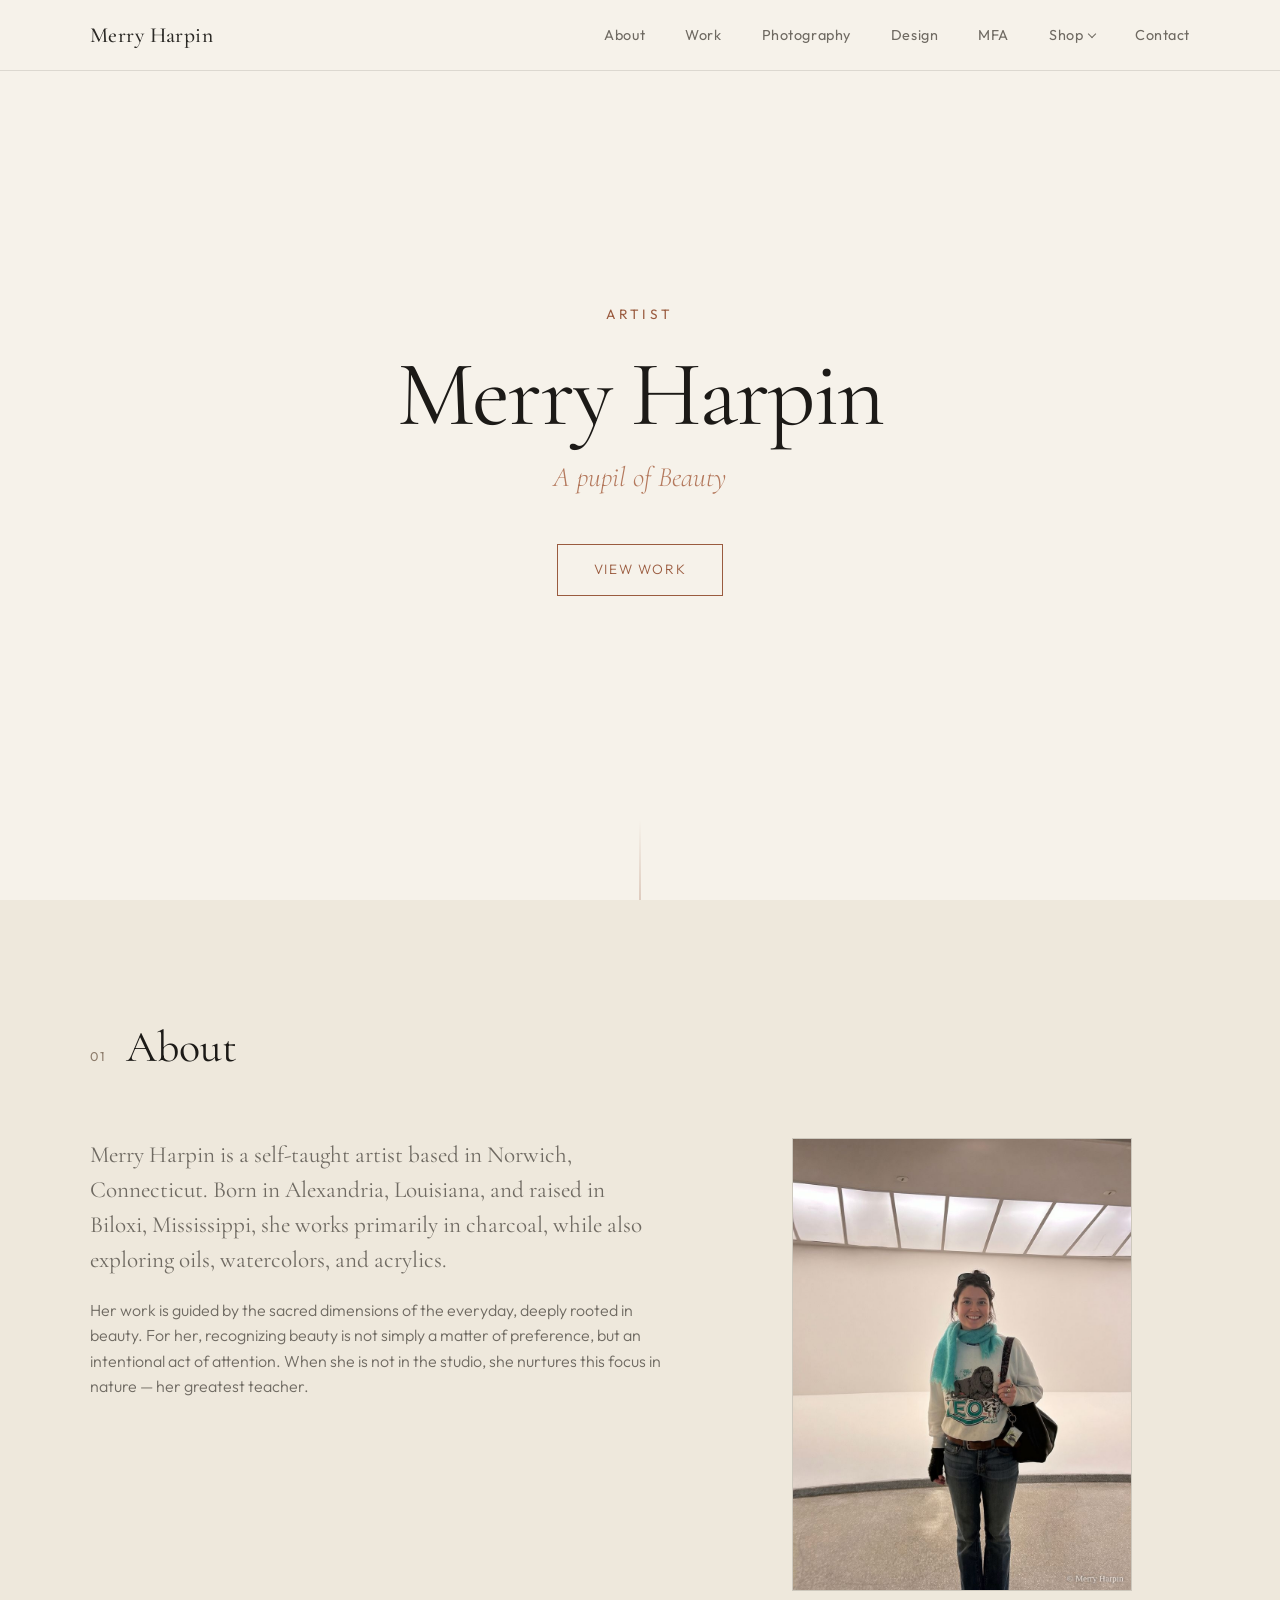
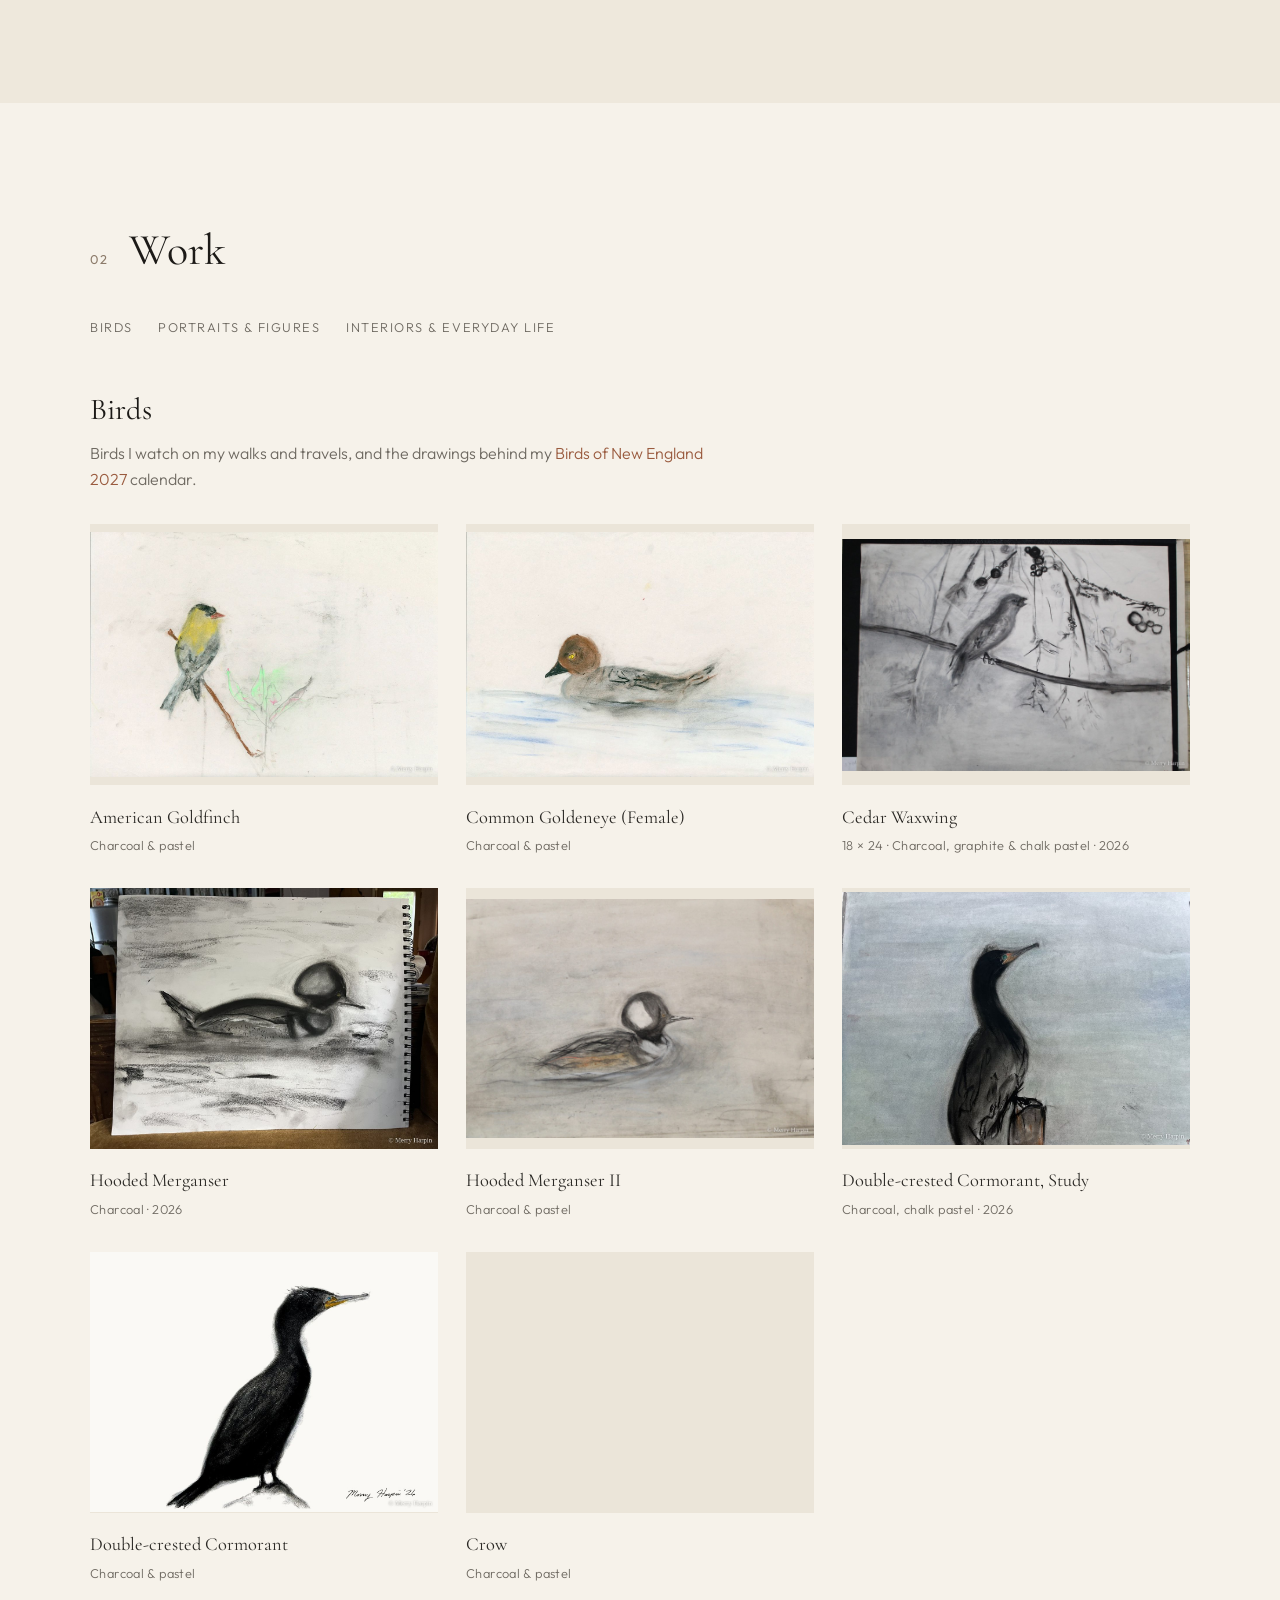
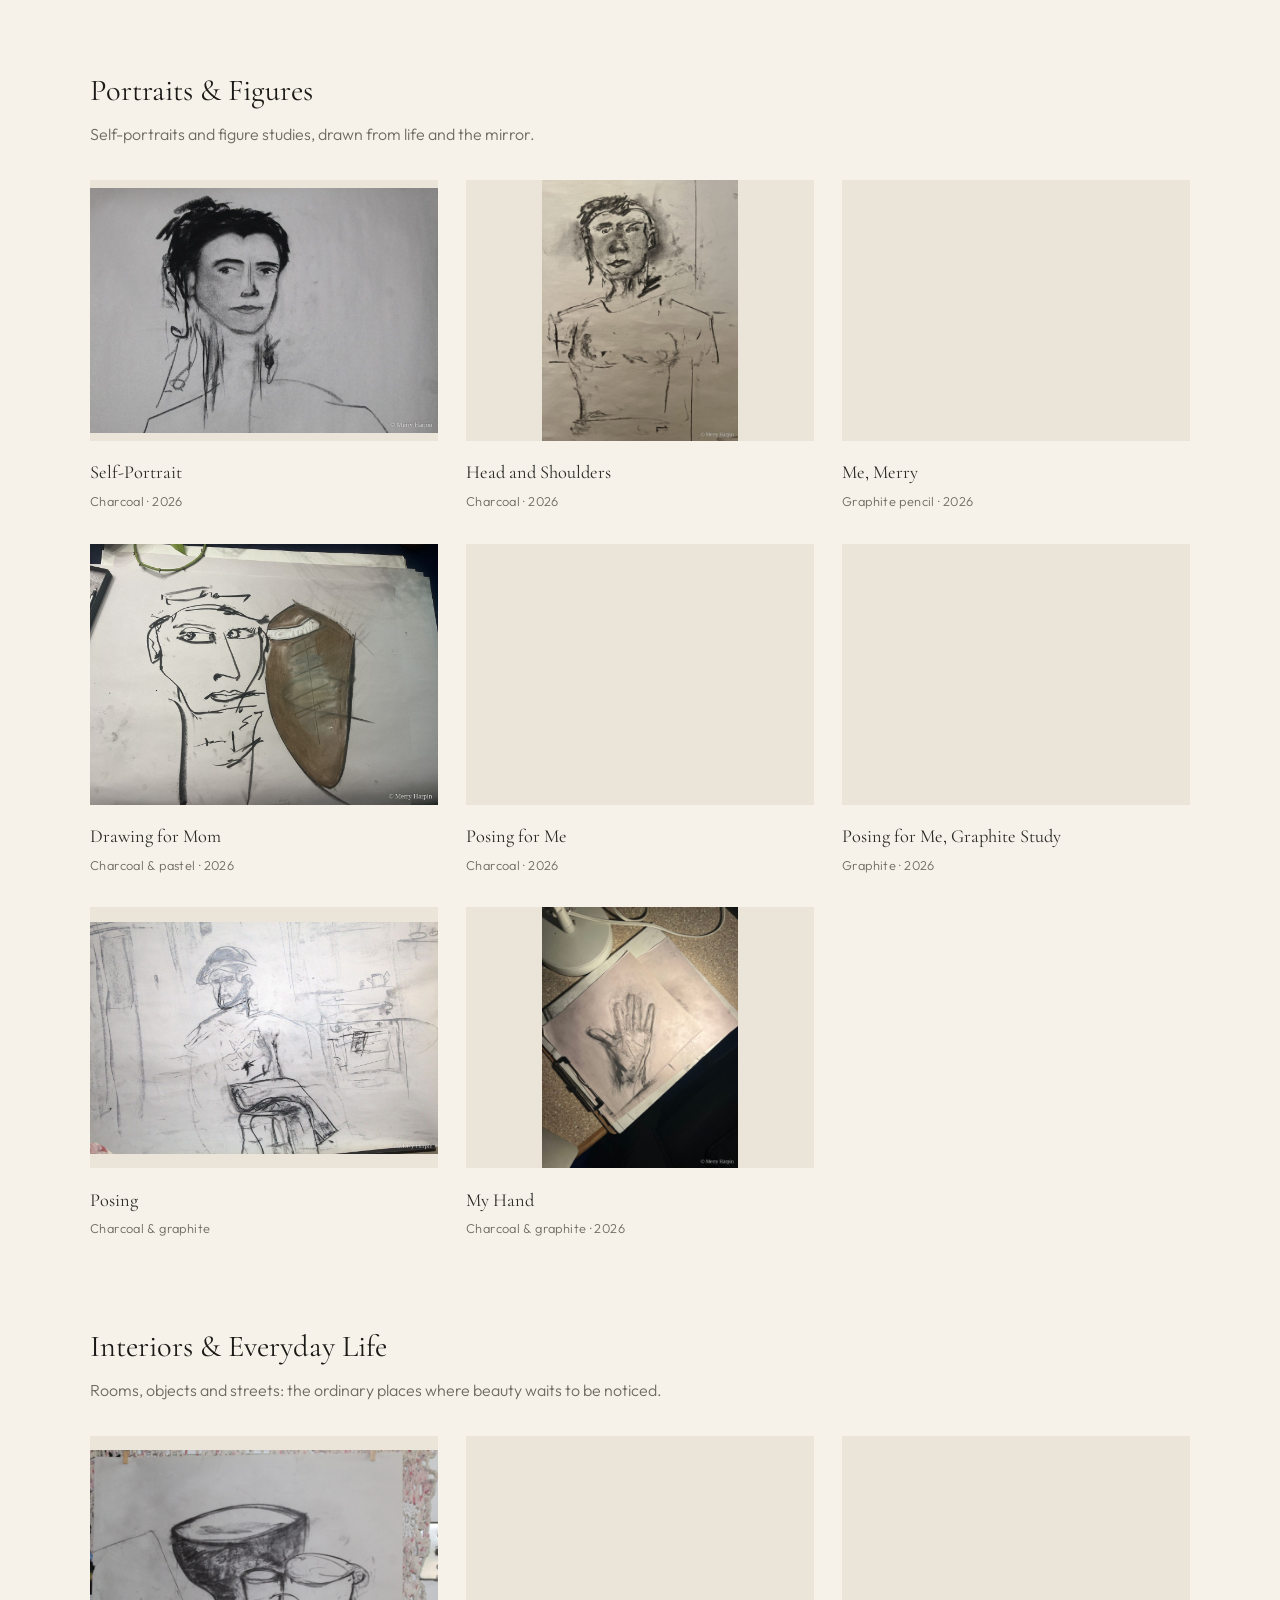
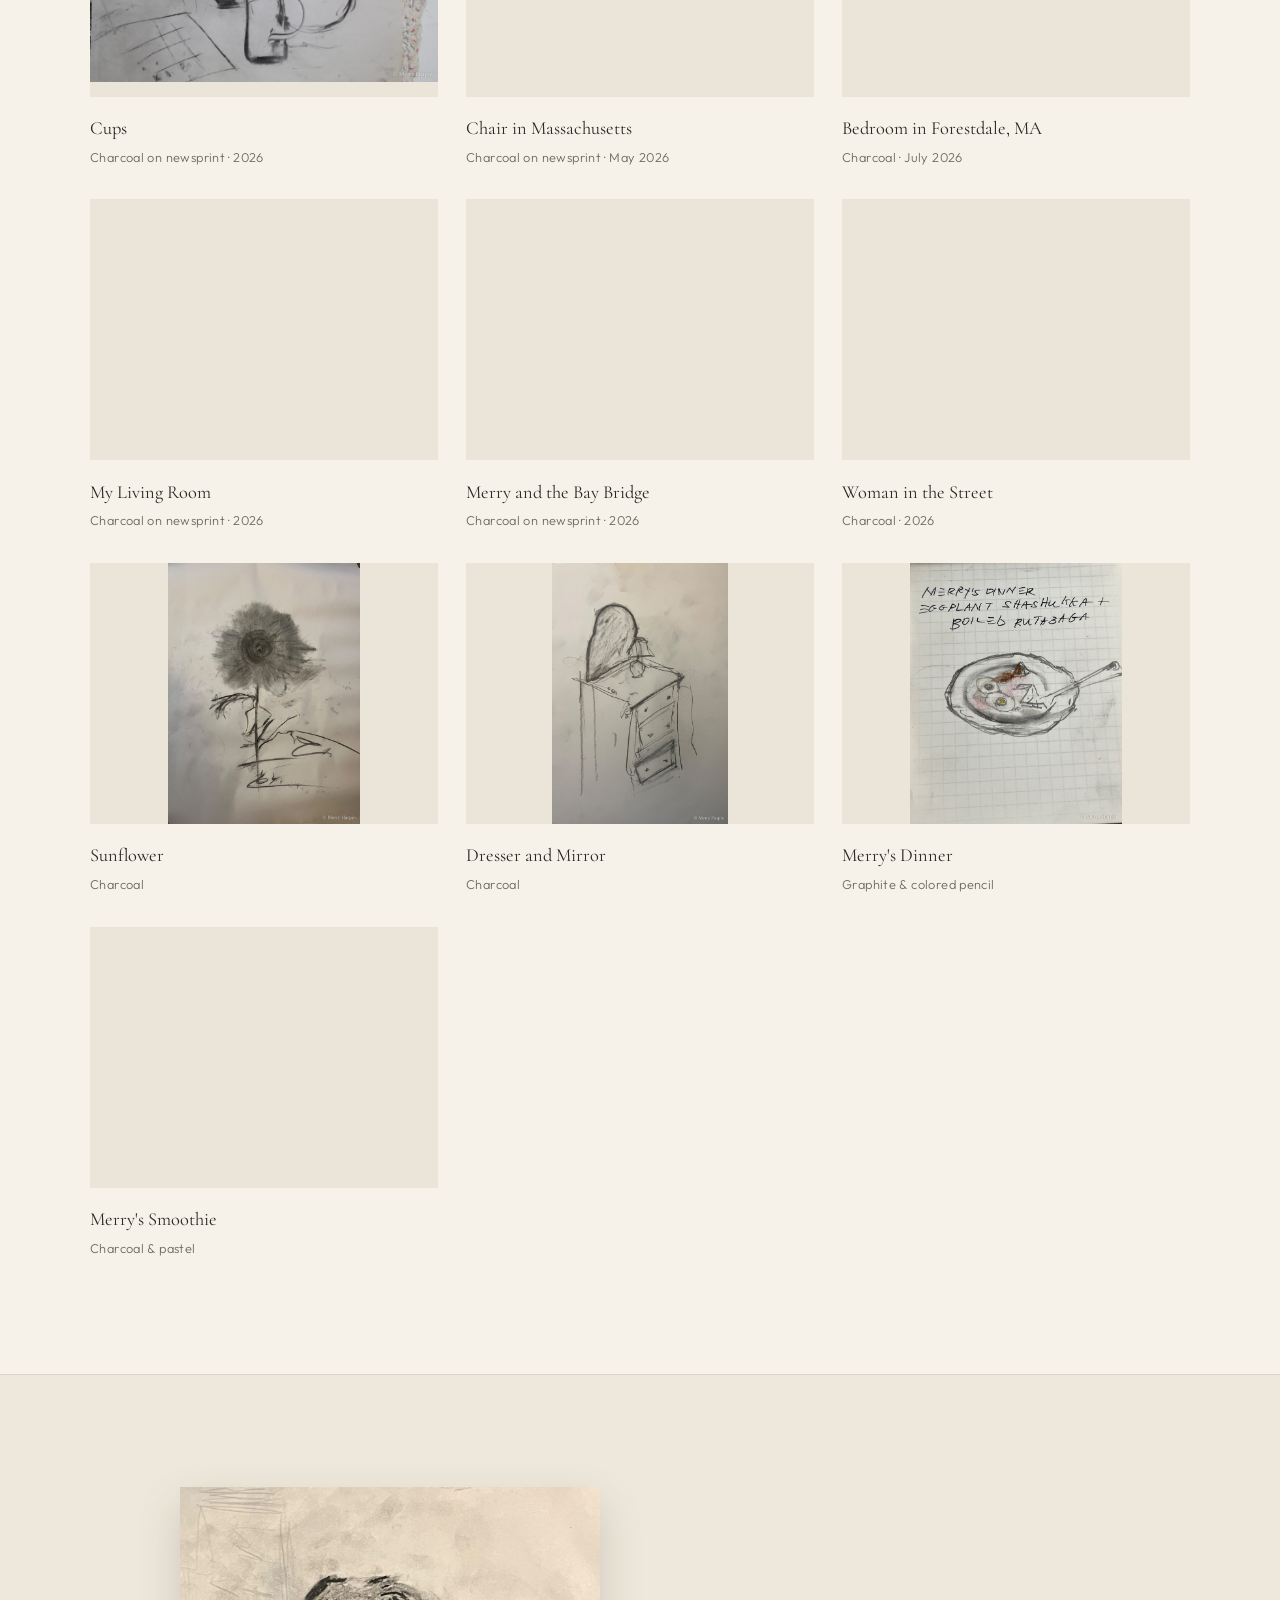
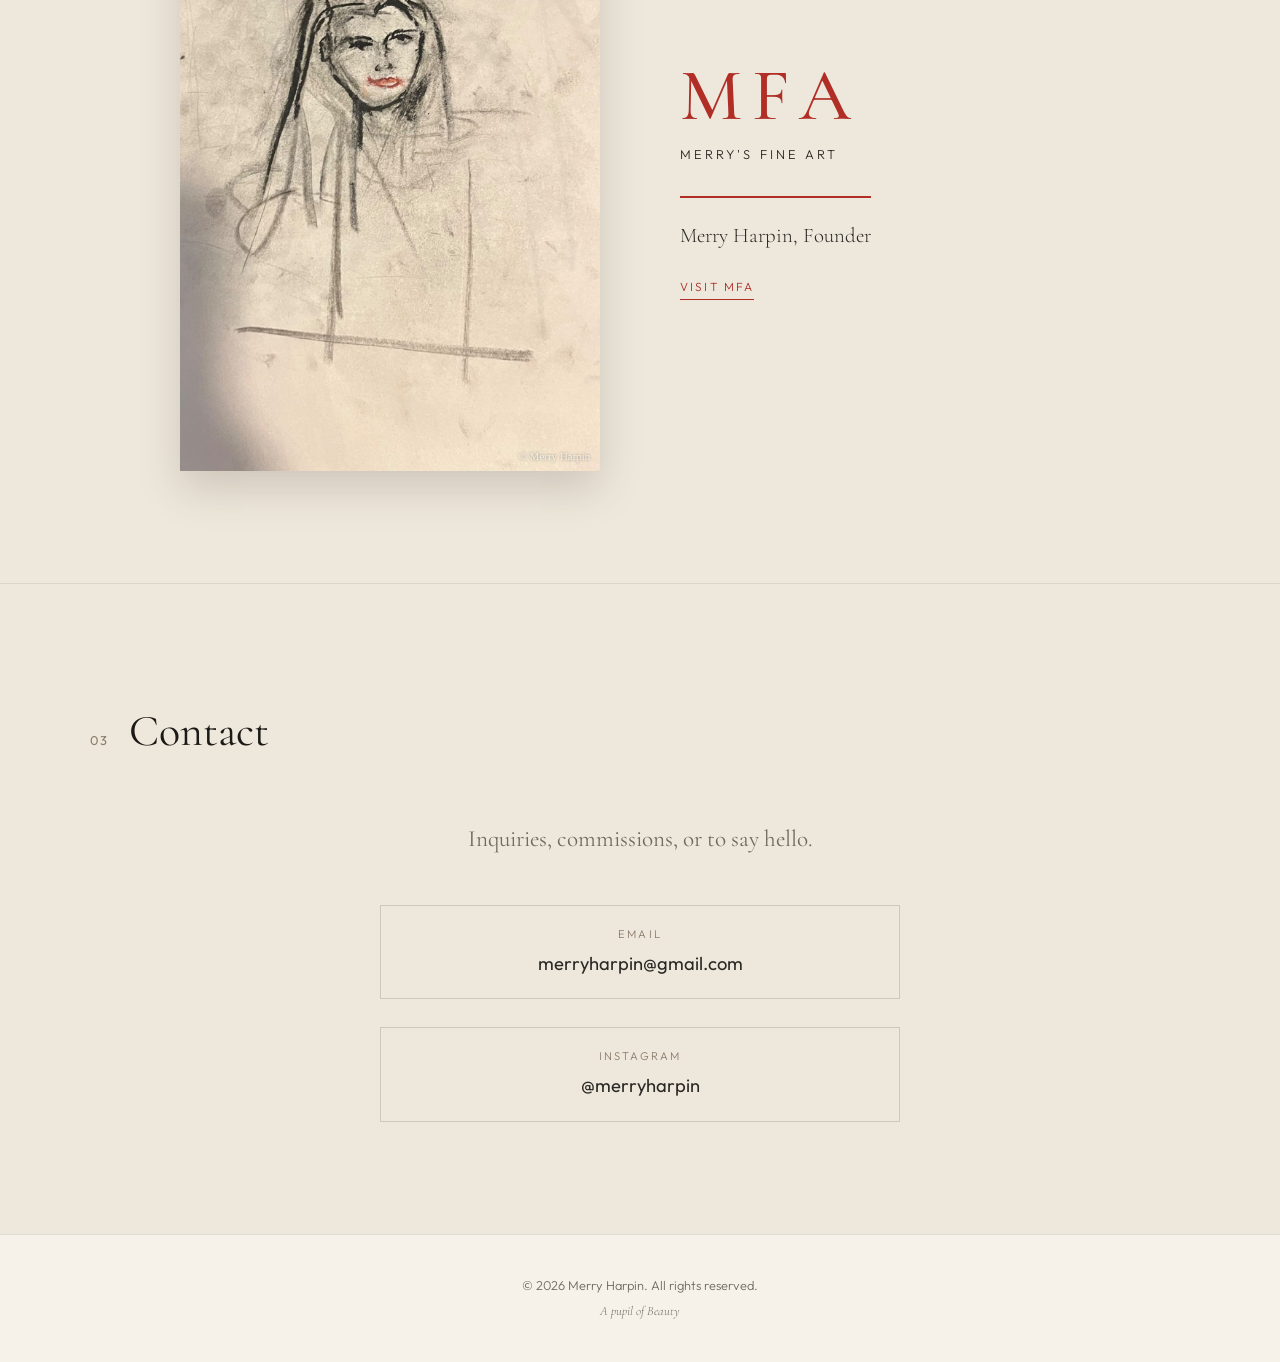
<file: index.html>
<!DOCTYPE html>
<html lang="en">
<head>
  <!-- Google tag (gtag.js) -->
  <script async src="https://www.googletagmanager.com/gtag/js?id=G-B2RK9Q93P8"></script>
  <script>
    window.dataLayer = window.dataLayer || [];
    function gtag(){dataLayer.push(arguments);}
    gtag('js', new Date());
    gtag('config', 'G-B2RK9Q93P8');
  </script>
  <meta charset="UTF-8">
  <meta name="viewport" content="width=device-width, initial-scale=1.0">
  <title>Merry Harpin | Artist</title>
  <meta name="description" content="Merry Harpin — Artist. A pupil of Beauty. Original charcoal drawings and works.">
  <meta property="og:title" content="Merry Harpin | Artist">
  <meta property="og:description" content="A pupil of Beauty. Original charcoal drawings by Merry Harpin.">
  <meta property="og:image" content="https://merryharpin.com/IMG_1176.JPG">
  <meta property="og:url" content="https://merryharpin.com">
  <meta name="twitter:card" content="summary_large_image">
  <link rel="preconnect" href="https://fonts.googleapis.com">
  <link rel="preconnect" href="https://fonts.gstatic.com" crossorigin>
  <link href="https://fonts.googleapis.com/css2?family=Cormorant+Garamond:ital,wght@0,300;0,400;0,500;0,600;1,400&family=Outfit:wght@300;400;500&display=swap" rel="stylesheet">
  <link rel="stylesheet" href="styles.css">
  <style>
    /* Hover-to-see-detail image set (used for multi-view pieces) */
    .art-set { position: relative; display: block; overflow: hidden; }
    .art-set > img { display: block; width: 100%; aspect-ratio: 4 / 3; object-fit: contain; }
    .art-set .art-layer { background: #ebe5d9; object-fit: contain !important; }
    .art-set .art-layer {
      position: absolute; inset: 0; width: 100%; height: 100%;
      object-fit: cover; opacity: 0; transition: opacity .6s ease;
    }
    .art-badge {
      position: absolute; top: 10px; right: 10px;
      font-family: 'Outfit', sans-serif; font-size: .68rem; letter-spacing: .06em;
      text-transform: uppercase; color: #fff; background: rgba(10,10,10,.55);
      padding: 4px 9px; border-radius: 2px; opacity: 0;
      transition: opacity .4s ease; pointer-events: none;
    }
    .art-set:hover .art-badge { opacity: 1; }
    @media (hover: hover) {
      /* Multi-detail tiles cycle through two detail views */
      .art-set--cycle:hover .art-layer-1 { animation: artFade1 7s ease-in-out infinite; }
      .art-set--cycle:hover .art-layer-2 { animation: artFade2 7s ease-in-out infinite; }
      /* Single-detail tiles fade to the detail and hold while hovered */
      .art-set--single:hover .art-layer-1 { opacity: 1; }
    }
    @keyframes artFade1 {
      0%, 14% { opacity: 0; } 22%, 44% { opacity: 1; } 52%, 100% { opacity: 0; }
    }
    @keyframes artFade2 {
      0%, 52% { opacity: 0; } 60%, 84% { opacity: 1; } 92%, 100% { opacity: 0; }
    }
    /* Work collections */
    .collection-nav { display:flex; flex-wrap:wrap; gap:.6rem 1.6rem; margin:-1.5rem 0 3rem; }
    .collection-nav a { font-size:.8rem; letter-spacing:.12em; text-transform:uppercase; color:var(--gray); transition:color .25s ease; }
    .collection-nav a:hover { color:var(--pale-blue); }
    .collection { scroll-margin-top:90px; }
    .collection + .collection { margin-top:5rem; }
    .collection-header { margin-bottom:2rem; max-width:620px; }
    .collection-header h3 { font-family:var(--font-serif); font-size:1.9rem; font-weight:400; color:var(--white-pure); margin-bottom:.4rem; }
    .collection-header p { color:var(--gray); line-height:1.6; }
    .collection-header a { color:var(--pale-blue); }
  </style>
</head>
<body>
  <!-- Navigation -->
  <nav class="nav">
    <div class="nav-inner">
      <a href="index.html" class="logo">Merry Harpin</a>
      <ul class="nav-links">
       <li><a href="index.html#about">About</a></li>
<li><a href="index.html#work">Work</a></li>
<li><a href="photography.html">Photography</a></li>
        <li><a href="design.html">Design</a></li>
        <li><a href="mfa.html">MFA</a></li>
        <li class="has-dropdown">
          <button class="dropdown-toggle" aria-haspopup="true" aria-expanded="false">Shop</button>
          <div class="dropdown-menu">
            <a href="shop.html">Original Drawings</a>
            <a href="calendar.html">Birds of New England</a>
            <a href="postcards.html">Bird Postcards</a>
          </div>
        </li>
        <li><a href="index.html#contact">Contact</a></li>
      </ul>
      <button class="menu-toggle" aria-label="Toggle menu">
        <span></span>
        <span></span>
      </button>
    </div>
  </nav>

  <!-- Hero -->
  <header id="home" class="hero">
    <div class="hero-content">
      <p class="hero-eyebrow">Artist</p>
      <h1>Merry Harpin</h1>
      <p class="hero-tagline">A pupil of Beauty</p>
      <a href="#work" class="btn">View Work</a>
    </div>
    <div class="hero-line"></div>
  </header>


  <!-- About -->
  <section id="about" class="section about">
    <div class="container">
      <div class="section-header">
        <span class="section-number">01</span>
        <h2>About</h2>
      </div>
      <div class="about-grid">
        <div class="about-text">
          <p class="lead">
Merry Harpin is a self-taught artist based in Norwich, Connecticut. Born in Alexandria, Louisiana, and raised in Biloxi, Mississippi, she works primarily in charcoal, while also exploring oils, watercolors, and acrylics.
</p>
<p>
Her work is guided by the sacred dimensions of the everyday, deeply rooted in beauty. For her, recognizing beauty is not simply a matter of preference, but an intentional act of attention. When she is not in the studio, she nurtures this focus in nature — her greatest teacher.
</p>
        </div>
        <div class="about-photo">
          <img src="xGOib.jpg" alt="Merry Harpin" loading="lazy" decoding="async">
        </div>
      </div>
    </div>
  </section>

  <!-- Work -->
  <section id="work" class="section work">
    <div class="container">
      <div class="section-header">
        <span class="section-number">02</span>
        <h2>Work</h2>
      </div>
      <nav class="collection-nav" aria-label="Collections">
        <a href="#birds">Birds</a>
        <a href="#portraits">Portraits &amp; Figures</a>
        <a href="#everyday">Interiors &amp; Everyday Life</a>
      </nav>

      <!-- Collection: Birds -->
      <div class="collection" id="birds">
        <div class="collection-header">
          <h3>Birds</h3>
          <p>Birds I watch on my walks and travels, and the drawings behind my <a href="calendar.html">Birds of New England 2027</a> calendar.</p>
        </div>
        <div class="portfolio-grid">
          <article class="portfolio-item">
            <img src="bird-goldfinch-scan.jpg" alt="American goldfinch perched on a thin branch beside young leaves" loading="lazy" decoding="async">
            <div class="portfolio-info">
              <h3>American Goldfinch</h3>
              <p>Charcoal &amp; pastel</p>
            </div>
          </article>
          <article class="portfolio-item">
            <img src="bird-duck-scan.jpg" alt="Duck with a brown head and yellow eye swimming on blue water" loading="lazy" decoding="async">
            <div class="portfolio-info">
              <h3>Common Goldeneye (Female)</h3>
              <p>Charcoal &amp; pastel</p>
            </div>
          </article>
          <article class="portfolio-item">
            <img src="IMG_1198.JPG" alt="Cedar waxwing perched on a branch with berries" loading="lazy" decoding="async">
            <div class="portfolio-info">
              <h3>Cedar Waxwing</h3>
              <p>18 × 24 · Charcoal, graphite &amp; chalk pastel · 2026</p>
            </div>
          </article>
          <article class="portfolio-item">
            <div class="art-set art-set--single" aria-label="Hooded Merganser, with a detail view on hover">
              <img src="IMG_1662.jpg" alt="Hooded merganser swimming" loading="lazy" decoding="async">
              <img src="IMG_1660.jpg" alt="Hooded merganser, detail" class="art-layer art-layer-1" loading="lazy" decoding="async">
              <span class="art-badge" aria-hidden="true">＋ detail</span>
            </div>
            <div class="portfolio-info">
              <h3>Hooded Merganser</h3>
              <p>Charcoal · 2026</p>
            </div>
          </article>
          <article class="portfolio-item">
            <img src="hooded-merganser.jpg" alt="Male hooded merganser swimming, in charcoal with soft colour on its side" loading="lazy" decoding="async">
            <div class="portfolio-info">
              <h3>Hooded Merganser II</h3>
              <p>Charcoal &amp; pastel</p>
            </div>
          </article>
          <article class="portfolio-item">
            <div class="art-set art-set--cycle" aria-label="Double-crested Cormorant study, with detail views on hover">
              <img src="IMG_1517.jpg" alt="Double-crested cormorant, charcoal study" loading="lazy" decoding="async">
              <img src="IMG_1485.jpg" alt="Double-crested cormorant, head detail" class="art-layer art-layer-1" loading="lazy" decoding="async">
              <img src="IMG_1482.jpg" alt="Double-crested cormorant, eye detail" class="art-layer art-layer-2" loading="lazy" decoding="async">
              <span class="art-badge" aria-hidden="true">＋ detail</span>
            </div>
            <div class="portfolio-info">
              <h3>Double-crested Cormorant, Study</h3>
              <p>Charcoal, chalk pastel · 2026</p>
            </div>
          </article>
          <article class="portfolio-item">
            <img src="cormorant-on-rock.jpg" alt="Double-crested cormorant standing on a rock, in charcoal with a yellow throat, signed Merry Harpin" loading="lazy" decoding="async">
            <div class="portfolio-info">
              <h3>Double-crested Cormorant</h3>
              <p>Charcoal &amp; pastel</p>
            </div>
          </article>
                  <article class="portfolio-item">
            <img src="crow-on-rock.jpg" alt="Crow standing on a rock against a pale blue sky" loading="lazy" decoding="async">
            <div class="portfolio-info">
              <h3>Crow</h3>
              <p>Charcoal &amp; pastel</p>
            </div>
          </article>
        </div>
      </div>

      <!-- Collection: Portraits & Figures -->
      <div class="collection" id="portraits">
        <div class="collection-header">
          <h3>Portraits &amp; Figures</h3>
          <p>Self-portraits and figure studies, drawn from life and the mirror.</p>
        </div>
        <div class="portfolio-grid">
          <article class="portfolio-item">
            <div class="art-set art-set--cycle" aria-label="Self-Portrait, with detail views on hover">
              <img src="IMG_1381_2.jpg" alt="Self-portrait in charcoal" loading="lazy" decoding="async">
              <img src="IMG_1373.JPG" alt="Self-portrait, eyes detail" class="art-layer art-layer-1" loading="lazy" decoding="async">
              <img src="IMG_1372.JPG" alt="Self-portrait, nose and mouth detail" class="art-layer art-layer-2" loading="lazy" decoding="async">
              <span class="art-badge" aria-hidden="true">＋ detail</span>
            </div>
            <div class="portfolio-info">
              <h3>Self-Portrait</h3>
              <p>Charcoal · 2026</p>
            </div>
          </article>
          <article class="portfolio-item">
            <img src="IMG_1256.jpg" alt="Head and shoulders portrait in charcoal" loading="lazy" decoding="async">
            <div class="portfolio-info">
              <h3>Head and Shoulders</h3>
              <p>Charcoal · 2026</p>
            </div>
          </article>
          <article class="portfolio-item">
            <img src="IMG_0084.jpg" alt="Self-portrait in graphite, signed Merry" loading="lazy" decoding="async">
            <div class="portfolio-info">
              <h3>Me, Merry</h3>
              <p>Graphite pencil · 2026</p>
            </div>
          </article>
          <article class="portfolio-item">
            <img src="IMG_9840.jpg" alt="Line portrait with a brown pastel shape beside the face" loading="lazy" decoding="async">
            <div class="portfolio-info">
              <h3>Drawing for Mom</h3>
              <p>Charcoal &amp; pastel · 2026</p>
            </div>
          </article>
          <article class="portfolio-item">
            <img src="IMG_1437_2.jpg" alt="Standing figure study in charcoal" loading="lazy" decoding="async">
            <div class="portfolio-info">
              <h3>Posing for Me</h3>
              <p>Charcoal · 2026</p>
            </div>
          </article>
          <article class="portfolio-item">
            <img src="IMG_1972.jpg" alt="Standing figure study in graphite" loading="lazy" decoding="async">
            <div class="portfolio-info">
              <h3>Posing for Me, Graphite Study</h3>
              <p>Graphite · 2026</p>
            </div>
          </article>
          <article class="portfolio-item">
            <img src="IMG_1053.jpg" alt="Seated figure in a kitchen" loading="lazy" decoding="async">
            <div class="portfolio-info">
              <h3>Posing</h3>
              <p>Charcoal &amp; graphite</p>
            </div>
          </article>
          <article class="portfolio-item">
            <img src="hand-study.jpeg" alt="Study of the artist's hand" loading="lazy" decoding="async">
            <div class="portfolio-info">
              <h3>My Hand</h3>
              <p>Charcoal &amp; graphite · 2026</p>
            </div>
          </article>
                </div>
      </div>

      <!-- Collection: Interiors & Everyday Life -->
      <div class="collection" id="everyday">
        <div class="collection-header">
          <h3>Interiors &amp; Everyday Life</h3>
          <p>Rooms, objects and streets: the ordinary places where beauty waits to be noticed.</p>
        </div>
        <div class="portfolio-grid">
          <article class="portfolio-item">
            <img src="IMG_1176.JPG" alt="Cups on a table, charcoal on newsprint" loading="lazy" decoding="async">
            <div class="portfolio-info">
              <h3>Cups</h3>
              <p>Charcoal on newsprint · 2026</p>
            </div>
          </article>
          <article class="portfolio-item">
            <img src="chair-in-massachusetts.jpg" alt="A chair in a Massachusetts room" loading="lazy" decoding="async">
            <div class="portfolio-info">
              <h3>Chair in Massachusetts</h3>
              <p>Charcoal on newsprint · May 2026</p>
            </div>
          </article>
          <article class="portfolio-item">
            <img src="IMG_1062.JPG" alt="Bedroom interior in Forestdale, Massachusetts" loading="lazy" decoding="async">
            <div class="portfolio-info">
              <h3>Bedroom in Forestdale, MA</h3>
              <p>Charcoal · July 2026</p>
            </div>
          </article>
          <article class="portfolio-item">
            <img src="IMG_1186.JPG" alt="The artist's living room" loading="lazy" decoding="async">
            <div class="portfolio-info">
              <h3>My Living Room</h3>
              <p>Charcoal on newsprint · 2026</p>
            </div>
          </article>
          <article class="portfolio-item">
            <img src="IMG_1210.JPG" alt="Figure in a hat in front of the Bay Bridge" loading="lazy" decoding="async">
            <div class="portfolio-info">
              <h3>Merry and the Bay Bridge</h3>
              <p>Charcoal on newsprint · 2026</p>
            </div>
          </article>
          <article class="portfolio-item">
            <img src="IMG_0734_2.jpg" alt="Woman walking on a city street" loading="lazy" decoding="async">
            <div class="portfolio-info">
              <h3>Woman in the Street</h3>
              <p>Charcoal · 2026</p>
            </div>
          </article>
                  <article class="portfolio-item">
            <img src="sunflower.jpg" alt="Sunflower drawn in smudged charcoal" loading="lazy" decoding="async">
            <div class="portfolio-info">
              <h3>Sunflower</h3>
              <p>Charcoal</p>
            </div>
          </article>
          <article class="portfolio-item">
            <img src="dresser-and-mirror.jpg" alt="Dresser with a lamp and an arched mirror" loading="lazy" decoding="async">
            <div class="portfolio-info">
              <h3>Dresser and Mirror</h3>
              <p>Charcoal</p>
            </div>
          </article>
          <article class="portfolio-item">
            <img src="merrys-dinner.jpg" alt="Notebook sketch titled Merry's Dinner: eggplant shakshuka and boiled rutabaga" loading="lazy" decoding="async">
            <div class="portfolio-info">
              <h3>Merry's Dinner</h3>
              <p>Graphite &amp; colored pencil</p>
            </div>
          </article>
          <article class="portfolio-item">
            <img src="merrys-smoothie.jpg" alt="Charcoal and blue pastel drawing of a smoothie in a glass, with the ingredients written beside it" loading="lazy" decoding="async">
            <div class="portfolio-info">
              <h3>Merry's Smoothie</h3>
              <p>Charcoal &amp; pastel</p>
            </div>
          </article>
        </div>
      </div>
    </div>
  </section>

  <!-- Contact -->
  <!-- Red Lips: its own section -->
  <section id="red-lips" class="redlips">
    <div class="container redlips-inner">
      <img src="portrait-red-lips.jpg" alt="Portrait of a woman with long dark hair and red lips, in charcoal and pastel" loading="lazy" decoding="async">
      <div class="redlips-text">
        <h2>MFA</h2>
        <p class="redlips-meta">Merry's Fine Art</p>
        <p class="redlips-founder">Merry Harpin, Founder</p>
        <br><a class="redlips-link" href="mfa.html">Visit MFA</a>
      </div>
    </div>
  </section>
  <style>
    .redlips { background: var(--black-soft); padding: 7rem 0; border-top: 1px solid rgba(43, 41, 37, 0.10); border-bottom: 1px solid rgba(43, 41, 37, 0.10); }
    .redlips-inner { display: grid; grid-template-columns: minmax(0, 1fr) minmax(0, 1fr); gap: 5rem; align-items: center; }
    .redlips-inner img { width: 100%; max-width: 420px; justify-self: end; height: auto; box-shadow: 0 18px 40px rgba(60, 45, 30, .18); }
    .redlips-kicker { font-size: .78rem; letter-spacing: .22em; text-transform: uppercase; color: #b02e26; margin-bottom: 1rem; }
    .redlips-text h2 { font-family: var(--font-serif); font-size: clamp(3rem, 7vw, 4.6rem); font-weight: 500; letter-spacing: .14em; color: #b02e26; line-height: 1; }
    .redlips-meta { color: var(--white); margin: .7rem 0 2rem; font-size: .8rem; letter-spacing: .24em; text-transform: uppercase; }
    .redlips-founder { font-family: var(--font-serif); font-size: 1.3rem; color: var(--white); line-height: 1.6; border-top: 2px solid #b02e26; padding-top: 1.3rem; display: inline-block; }
    .redlips-link { display: inline-block; margin-top: 1.6rem; font-size: .74rem; letter-spacing: .18em; text-transform: uppercase; color: #b02e26; border-bottom: 1px solid currentColor; padding-bottom: 2px; }
    .redlips-link:hover { opacity: .75; }
    @media (max-width: 760px) { .redlips { padding: 4.5rem 0; } .redlips-inner { grid-template-columns: 1fr; gap: 2.2rem; text-align: center; } .redlips-inner img { justify-self: center; } }
  </style>

  <section id="contact" class="section contact">
    <div class="container">
      <div class="section-header">
        <span class="section-number">03</span>
        <h2>Contact</h2>
      </div>
      <div class="contact-content">
        <p class="lead">Inquiries, commissions, or to say hello.</p>
        <div class="contact-details">
          <a href="mailto:merryharpin@gmail.com" class="contact-link">
            <span class="contact-label">Email</span>
            <span class="contact-value">merryharpin@gmail.com</span>
          </a>
          <a href="https://instagram.com/merryharpin" target="_blank" rel="noopener" class="contact-link">
            <span class="contact-label">Instagram</span>
            <span class="contact-value">@merryharpin</span>
          </a>
        </div>
      </div>
    </div>
  </section>

  <!-- Footer -->
  <footer class="footer">
    <div class="container">
      <p>© <span id="year">2026</span> Merry Harpin. All rights reserved.</p>
      <p class="footer-note">A pupil of Beauty</p>
    </div>
  </footer>

  <script>
    const toggle = document.querySelector('.menu-toggle');
    const navLinks = document.querySelector('.nav-links');
    toggle.addEventListener('click', () => {
      navLinks.classList.toggle('open');
      toggle.classList.toggle('active');
    });

    const dropdown = document.querySelector('.has-dropdown');
    const dropdownToggle = document.querySelector('.dropdown-toggle');
    if (dropdownToggle) {
      dropdownToggle.addEventListener('click', (e) => {
        e.stopPropagation();
        dropdown.classList.toggle('open');
        dropdownToggle.setAttribute('aria-expanded', dropdown.classList.contains('open'));
      });
      document.addEventListener('click', (e) => {
        if (!dropdown.contains(e.target)) {
          dropdown.classList.remove('open');
          dropdownToggle.setAttribute('aria-expanded', 'false');
        }
      });
    }

    document.querySelectorAll('.nav-links a').forEach(link => {
      link.addEventListener('click', () => {
        navLinks.classList.remove('open');
        toggle.classList.remove('active');
      });
    });
  </script>
  <script>document.getElementById('year').textContent = new Date().getFullYear();</script>
</body>
</html>
</file>
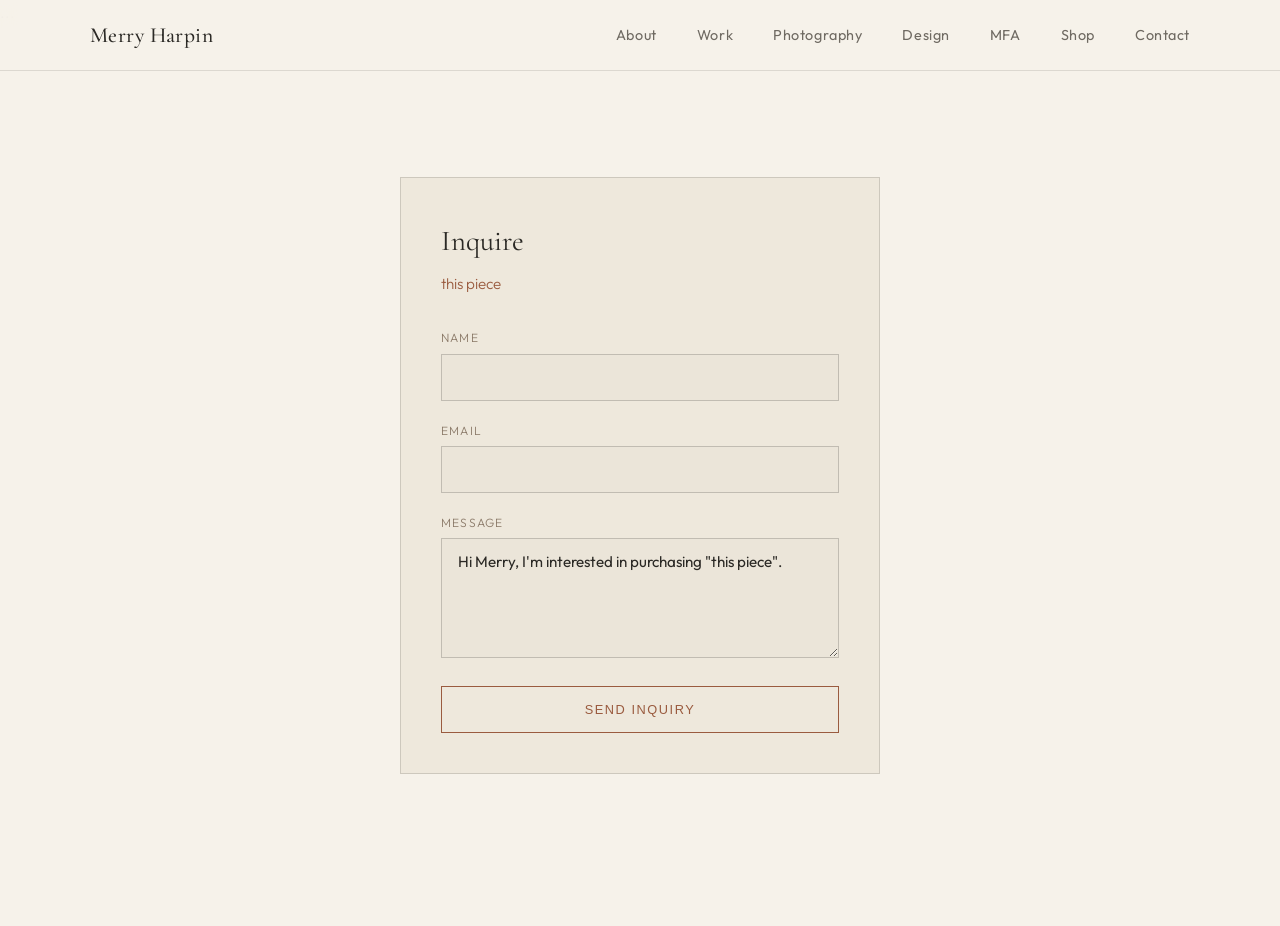
<file: inquire.html>
<!DOCTYPE html>
<html lang="en">
<head>
  <!-- Google tag (gtag.js) -->
  <script async src="https://www.googletagmanager.com/gtag/js?id=G-B2RK9Q93P8"></script>
  <script>
    window.dataLayer = window.dataLayer || [];
    function gtag(){dataLayer.push(arguments);}
    gtag('js', new Date());
    gtag('config', 'G-B2RK9Q93P8');
  </script>

  <meta charset="UTF-8">
  ...
  <meta charset="UTF-8">
  <meta name="viewport" content="width=device-width, initial-scale=1.0">
  <title>Inquire | Merry Harpin</title>
  <link rel="preconnect" href="https://fonts.googleapis.com">
  <link rel="preconnect" href="https://fonts.gstatic.com" crossorigin>
  <link href="https://fonts.googleapis.com/css2?family=Cormorant+Garamond:ital,wght@0,300;0,400;0,500;0,600;1,400&family=Outfit:wght@300;400;500&display=swap" rel="stylesheet">
  <link rel="stylesheet" href="styles.css">
  <style>
    .inquire-section {
      min-height: 100vh;
      display: flex;
      align-items: center;
      justify-content: center;
      padding: 6rem 1.5rem;
    }
    .inquire-card {
      background: var(--black-soft);
      border: 1px solid rgba(43, 41, 37, 0.17);
      padding: 2.5rem;
      max-width: 480px;
      width: 100%;
    }
    .inquire-card h1 {
      font-family: var(--font-serif);
      font-size: 1.8rem;
      font-weight: 400;
      margin-bottom: 0.5rem;
    }
    .inquire-card .piece-name {
      color: var(--pale-blue);
      margin-bottom: 2rem;
      font-size: 0.95rem;
    }
    .inquire-card label {
      display: block;
      font-size: 0.75rem;
      letter-spacing: 0.1em;
      text-transform: uppercase;
      color: var(--pale-blue-muted);
      margin-bottom: 0.4rem;
    }
    .inquire-card input,
    .inquire-card textarea {
      width: 100%;
      background: #ebe5d9;
      border: 1px solid rgba(43, 41, 37, 0.22);
      color: var(--white);
      padding: 0.8rem 1rem;
      margin-bottom: 1.25rem;
      font-family: var(--font-sans);
      font-size: 0.95rem;
    }
    .inquire-card textarea {
      min-height: 120px;
      resize: vertical;
    }
    .inquire-card button {
      width: 100%;
      padding: 0.95rem;
      background: transparent;
      border: 1px solid var(--pale-blue);
      color: var(--pale-blue);
      font-size: 0.8rem;
      letter-spacing: 0.12em;
      text-transform: uppercase;
      cursor: pointer;
      transition: all 0.3s ease;
    }
    .inquire-card button:hover {
      background: var(--pale-blue);
      color: var(--black);
    }
  </style>
</head>
<body>
  <nav class="nav">
    <div class="nav-inner">
      <a href="index.html" class="logo">Merry Harpin</a>
      <ul class="nav-links">
        <li><a href="index.html#about">About</a></li>
        <li><a href="index.html#work">Work</a></li>
        <li><a href="photography.html">Photography</a></li>
        <li><a href="design.html">Design</a></li>
        <li><a href="mfa.html">MFA</a></li>
        <li><a href="shop.html">Shop</a></li>
        <li><a href="index.html#contact">Contact</a></li>
      </ul>
      <button class="menu-toggle" aria-label="Toggle menu">
        <span></span>
        <span></span>
      </button>
    </div>
  </nav>

  <section class="inquire-section">
    <div class="inquire-card">
      <h1>Inquire</h1>
      <p class="piece-name" id="piece-title">About this piece</p>

      <form action="https://formspree.io/f/xljrlara" method="POST">
        <input type="hidden" name="piece" id="piece-field" value="">
        
        <label for="name">Name</label>
        <input type="text" name="name" id="name" required>

        <label for="email">Email</label>
        <input type="email" name="email" id="email" required>

        <label for="message">Message</label>
        <textarea name="message" id="message" required>Hi Merry, I'm interested in this piece.</textarea>

        <button type="submit">Send Inquiry</button>
      </form>
    </div>
  </section>

  <script>
    // Get the piece name from the URL
    const params = new URLSearchParams(window.location.search);
    const piece = params.get('piece') || 'this piece';
    document.getElementById('piece-title').textContent = piece;
    document.getElementById('piece-field').value = piece;
    document.getElementById('message').value = `Hi Merry, I'm interested in purchasing "${piece}".`;

    // Mobile menu
    const toggle = document.querySelector('.menu-toggle');
    const navLinks = document.querySelector('.nav-links');
    toggle.addEventListener('click', () => {
      navLinks.classList.toggle('open');
      toggle.classList.toggle('active');
    });
  </script>
</body>
</html>
</file>
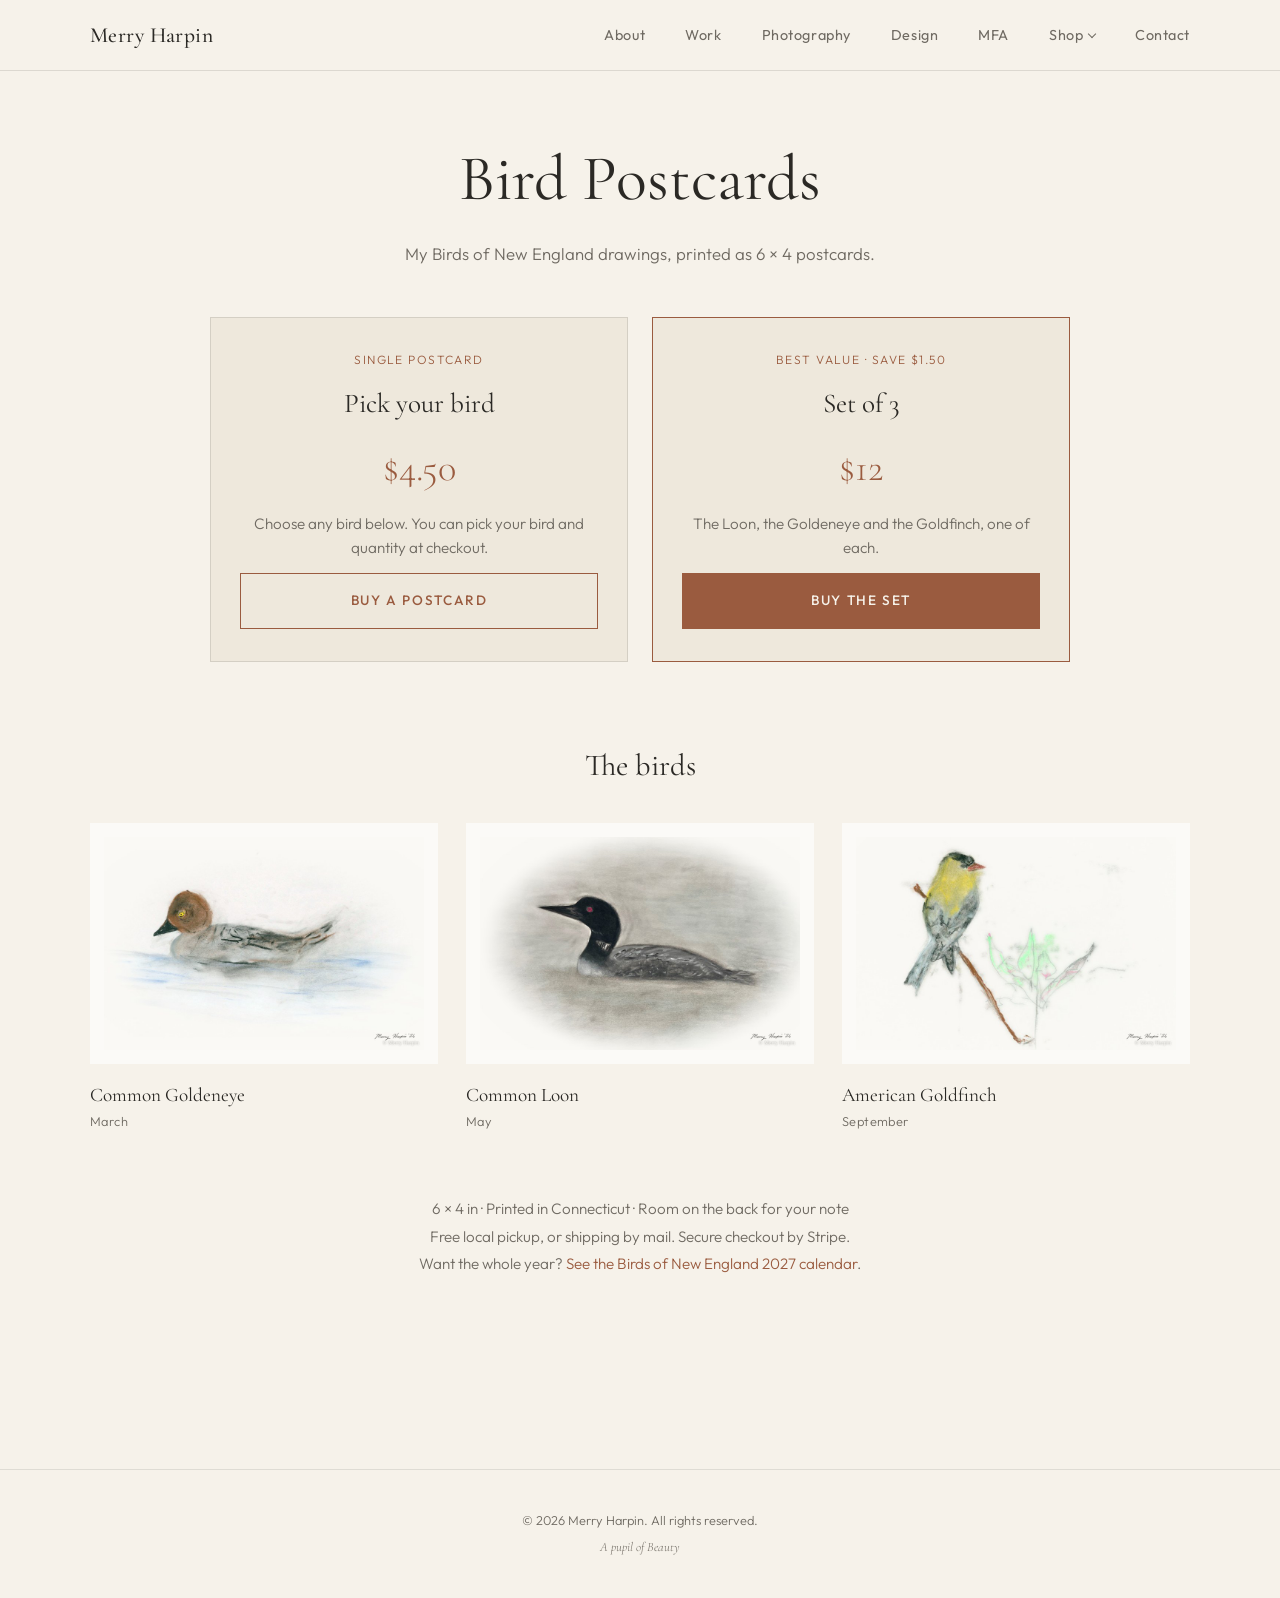
<file: postcards.html>
<!DOCTYPE html>
<html lang="en">
<head>
  <!-- Google tag (gtag.js) -->
  <script async src="https://www.googletagmanager.com/gtag/js?id=G-B2RK9Q93P8"></script>
  <script>
    window.dataLayer = window.dataLayer || [];
    function gtag(){dataLayer.push(arguments);}
    gtag('js', new Date());
    gtag('config', 'G-B2RK9Q93P8');
  </script>
  <meta charset="UTF-8">
  <meta name="viewport" content="width=device-width, initial-scale=1.0">
  <title>Bird Postcards | Merry Harpin</title>
  <meta name="description" content="Bird postcards from Merry Harpin's Birds of New England drawings. $4.50 each, or a set of 3 for $12.">
  <meta property="og:type" content="website">
  <meta property="og:title" content="Bird Postcards | Merry Harpin">
  <meta property="og:description" content="Bird postcards from my Birds of New England drawings. $4.50 each, or a set of 3 for $12.">
  <meta property="og:image" content="https://merryharpin.com/postcard-goldeneye.jpg">
  <meta property="og:url" content="https://merryharpin.com/postcards.html">
  <meta name="twitter:card" content="summary_large_image">
  <link rel="preconnect" href="https://fonts.googleapis.com">
  <link rel="preconnect" href="https://fonts.gstatic.com" crossorigin>
  <link href="https://fonts.googleapis.com/css2?family=Cormorant+Garamond:ital,wght@0,300;0,400;0,500;0,600;1,400&family=Outfit:wght@300;400;500&display=swap" rel="stylesheet">
  <link rel="stylesheet" href="styles.css">
  <style>
    .pc-hero { padding: 8rem 0 3rem; text-align: center; }
    .pc-hero h1 { font-family: var(--font-serif); font-size: clamp(2.5rem, 6vw, 4rem); font-weight: 400; margin-bottom: .6rem; }
    .pc-hero p { color: var(--gray); font-size: 1.05rem; max-width: 560px; margin: 0 auto; line-height: 1.7; }
    .pc-offers { display: grid; grid-template-columns: repeat(2, minmax(0, 1fr)); gap: 1.5rem; max-width: 860px; margin: 0 auto 5rem; }
    .pc-offer { background: var(--black-soft); border: 1px solid rgba(43, 41, 37, 0.13); padding: 2rem 1.8rem; text-align: center; display: flex; flex-direction: column; gap: .8rem; }
    .pc-offer.featured { border-color: var(--pale-blue); }
    .pc-offer h2 { font-family: var(--font-serif); font-size: 1.7rem; font-weight: 400; }
    .pc-price { font-family: var(--font-serif); font-size: 2.4rem; color: var(--pale-blue); }
    .pc-offer p { color: var(--gray); line-height: 1.6; font-size: .95rem; }
    .pc-tag { font-size: .75rem; letter-spacing: .12em; text-transform: uppercase; color: var(--pale-blue); }
    .pc-btn { display: block; margin-top: auto; padding: 1rem; background: var(--pale-blue); border: 1px solid var(--pale-blue); color: var(--black); font-size: .85rem; font-weight: 500; letter-spacing: .12em; text-transform: uppercase; transition: all .3s ease; }
    .pc-btn:hover { background: none; color: var(--pale-blue); }
    .pc-btn.secondary { background: none; color: var(--pale-blue); }
    .pc-btn.secondary:hover { background: var(--pale-blue); color: var(--black); }
    .pc-section-title { font-family: var(--font-serif); font-size: 1.9rem; font-weight: 400; text-align: center; margin-bottom: 2rem; }
    .pc-grid { display: grid; grid-template-columns: repeat(3, minmax(0, 1fr)); gap: 1.75rem; margin-bottom: 4rem; }
    .pc-card { background: #fbfaf7; padding: 14px; }
    .pc-card img { display: block; width: 100%; aspect-ratio: 3 / 2; object-fit: contain; background: #fbfaf7; }
    .pc-card-info { padding: 1rem 0 0; }
    .pc-card-info h3 { font-family: var(--font-serif); font-size: 1.2rem; font-weight: 400; color: var(--white); }
    .pc-card-info p { font-size: .8rem; color: var(--gray); letter-spacing: .03em; }
    .pc-details { max-width: 560px; margin: 0 auto 5rem; text-align: center; color: var(--gray); line-height: 1.8; font-size: .95rem; }
    .pc-details a { color: var(--pale-blue); }
    @media (max-width: 900px) { .pc-grid { grid-template-columns: repeat(2, minmax(0, 1fr)); } }
    @media (max-width: 680px) { .pc-offers, .pc-grid { grid-template-columns: 1fr; } }
  </style>
</head>
<body>
  <nav class="nav">
    <div class="nav-inner">
      <a href="index.html" class="logo">Merry Harpin</a>
      <ul class="nav-links">
        <li><a href="index.html#about">About</a></li>
        <li><a href="index.html#work">Work</a></li>
        <li><a href="photography.html">Photography</a></li>
        <li><a href="design.html">Design</a></li>
        <li><a href="mfa.html">MFA</a></li>
        <li class="has-dropdown">
          <button class="dropdown-toggle" aria-haspopup="true" aria-expanded="false">Shop</button>
          <div class="dropdown-menu">
            <a href="shop.html">Original Drawings</a>
            <a href="calendar.html">Birds of New England</a>
            <a href="postcards.html">Bird Postcards</a>
          </div>
        </li>
        <li><a href="index.html#contact">Contact</a></li>
      </ul>
      <button class="menu-toggle" aria-label="Toggle menu">
        <span></span>
        <span></span>
      </button>
    </div>
  </nav>

  <header class="pc-hero">
    <div class="container">
      <h1>Bird Postcards</h1>
      <p>My Birds of New England drawings, printed as 6 × 4 postcards.</p>
    </div>
  </header>

  <section class="section" style="padding-top: 0;">
    <div class="container">

      <div class="pc-offers">
        <div class="pc-offer">
          <span class="pc-tag">Single postcard</span>
          <h2>Pick your bird</h2>
          <div class="pc-price">$4.50</div>
          <p>Choose any bird below. You can pick your bird and quantity at checkout.</p>
          <a class="pc-btn secondary" id="buy-single" href="inquire.html?piece=Bird%20Postcard%20(single)">Buy a postcard</a>
        </div>
        <div class="pc-offer featured">
          <span class="pc-tag">Best value · Save $1.50</span>
          <h2>Set of 3</h2>
          <div class="pc-price">$12</div>
          <p>The Loon, the Goldeneye and the Goldfinch, one of each.</p>
          <a class="pc-btn" id="buy-set" href="inquire.html?piece=Bird%20Postcard%20Set%20of%203">Buy the set</a>
        </div>
      </div>

      <h2 class="pc-section-title">The birds</h2>
      <div class="pc-grid">
        <article>
          <div class="pc-card"><img src="postcard-goldeneye.jpg" alt="Common Goldeneye postcard, pastel drawing of a duck with a brown head on blue water"></div>
          <div class="pc-card-info"><h3>Common Goldeneye</h3><p>March</p></div>
        </article>
        <article>
          <div class="pc-card"><img src="postcard-loon.jpg" alt="Common Loon postcard, charcoal drawing of a loon on the water"></div>
          <div class="pc-card-info"><h3>Common Loon</h3><p>May</p></div>
        </article>
        <article>
          <div class="pc-card"><img src="postcard-goldfinch.jpg" alt="American Goldfinch postcard, pastel drawing of a goldfinch on a branch"></div>
          <div class="pc-card-info"><h3>American Goldfinch</h3><p>September</p></div>
        </article>
      </div>

      <div class="pc-details">
        <p>6 × 4 in · Printed in Connecticut · Room on the back for your note</p>
        <p>Free local pickup, or shipping by mail. Secure checkout by Stripe.</p>
        <p>Want the whole year? <a href="calendar.html">See the Birds of New England 2027 calendar</a>.</p>
      </div>

    </div>
  </section>

  <footer class="footer">
    <div class="container">
      <p>© <span id="year"></span> Merry Harpin. All rights reserved.</p>
      <p class="footer-note">A pupil of Beauty</p>
    </div>
  </footer>

  <script>
    /* Paste the Stripe payment links here. Until they're filled in,
       the buttons open the inquiry form instead. */
    const STRIPE_SINGLE = '';
    const STRIPE_SET = '';
    if (STRIPE_SINGLE) document.getElementById('buy-single').href = STRIPE_SINGLE;
    if (STRIPE_SET) document.getElementById('buy-set').href = STRIPE_SET;

    document.getElementById('year').textContent = new Date().getFullYear();

    const toggle = document.querySelector('.menu-toggle');
    const navLinks = document.querySelector('.nav-links');
    toggle.addEventListener('click', () => {
      navLinks.classList.toggle('open');
      toggle.classList.toggle('active');
    });

    const dropdown = document.querySelector('.has-dropdown');
    const dropdownToggle = document.querySelector('.dropdown-toggle');
    dropdownToggle.addEventListener('click', (e) => {
      e.stopPropagation();
      dropdown.classList.toggle('open');
      dropdownToggle.setAttribute('aria-expanded', dropdown.classList.contains('open'));
    });
    document.addEventListener('click', (e) => {
      if (!dropdown.contains(e.target)) {
        dropdown.classList.remove('open');
        dropdownToggle.setAttribute('aria-expanded', 'false');
      }
    });
  </script>
</body>
</html>
</file>
<file: styles.css>
/* ============================================
   Merry Harpin — Artist Website
   Colors: Cream, Ink, Terracotta
   Easy to edit — change values below
   ============================================ */

:root {
  /* Color palette: warm cream, ink and terracotta (edit these to change the whole site) */
  --black: #f6f2ea;        /* page background (cream) */
  --black-soft: #eee8dc;   /* panels and cards (oat) */
  --white: #2b2925;        /* main text (ink) */
  --white-pure: #1c1a17;   /* headings */
  --pale-blue: #9a5b3f;    /* accent (terracotta) */
  --pale-blue-soft: #b4795d;
  --pale-blue-muted: #8c7b6a;
  --gray: #6f6a62;         /* secondary text */
  --gray-dark: #e3dccf;

  /* Typography */
  --font-serif: 'Cormorant Garamond', Georgia, serif;
  --font-sans: 'Outfit', system-ui, sans-serif;

  /* Spacing */
  --section-padding: 7rem 0;
  --container-max: 1100px;
}

/* Reset & Base */
*, *::before, *::after {
  box-sizing: border-box;
  margin: 0;
  padding: 0;
}

html {
  scroll-behavior: smooth;
  scroll-padding-top: 80px;
}

body {
  background-color: var(--black);
  color: var(--white);
  font-family: var(--font-sans);
  font-weight: 300;
  line-height: 1.6;
  font-size: 16px;
  -webkit-font-smoothing: antialiased;
}

img {
  max-width: 100%;
  display: block;
}

a {
  color: inherit;
  text-decoration: none;
}

ul {
  list-style: none;
}

/* Container */
.container {
  width: 90%;
  max-width: var(--container-max);
  margin: 0 auto;
}

/* ========== NAVIGATION ========== */
.nav {
  position: fixed;
  top: 0;
  left: 0;
  right: 0;
  z-index: 100;
  background: rgba(246, 242, 234, 0.96);
  backdrop-filter: blur(12px);
  border-bottom: 1px solid rgba(43, 41, 37, 0.13);
}
.nav-inner {
  width: 90%;
  max-width: var(--container-max);
  margin: 0 auto;
  display: flex;
  align-items: center;
  justify-content: space-between;
  height: 70px;
}
.logo {
  font-family: var(--font-serif);
  font-size: 1.35rem;
  font-weight: 500;
  letter-spacing: 0.02em;
  color: var(--white);
}

.nav-links {
  display: flex;
  gap: 2.5rem;
}

.nav-links a {
  font-size: 0.9rem;
  font-weight: 400;
  letter-spacing: 0.04em;
  color: var(--gray);
  transition: color 0.25s ease;
}

.nav-links a:hover {
  color: var(--pale-blue);
}

/* Mobile menu button */
.menu-toggle {
  display: none;
  background: none;
  border: none;
  cursor: pointer;
  width: 28px;
  height: 20px;
  position: relative;
}

.menu-toggle span {
  display: block;
  width: 100%;
  height: 1.5px;
  background: var(--white);
  position: absolute;
  left: 0;
  transition: 0.3s ease;
}

.menu-toggle span:first-child {
  top: 4px;
}

.menu-toggle span:last-child {
  bottom: 4px;
}

.menu-toggle.active span:first-child {
  top: 9px;
  transform: rotate(45deg);
}

.menu-toggle.active span:last-child {
  bottom: 9px;
  transform: rotate(-45deg);
}

/* ========== HERO ========== */
.hero {
  min-height: 100vh;
  display: flex;
  flex-direction: column;
  justify-content: center;
  align-items: center;
  text-align: center;
  padding: 0 1.5rem;
  position: relative;
}

.hero-content {
  max-width: 700px;
}

.hero-eyebrow {
  font-size: 0.85rem;
  letter-spacing: 0.25em;
  text-transform: uppercase;
  color: var(--pale-blue);
  margin-bottom: 1.25rem;
  font-weight: 400;
}

.hero h1 {
  font-family: var(--font-serif);
  font-size: clamp(3.2rem, 9vw, 5.8rem);
  font-weight: 400;
  line-height: 1.05;
  letter-spacing: -0.02em;
  margin-bottom: 0.75rem;
  color: var(--white-pure);
}

.hero-tagline {
  font-family: var(--font-serif);
  font-size: clamp(1.25rem, 3vw, 1.75rem);
  font-style: italic;
  font-weight: 300;
  color: var(--pale-blue-soft);
  margin-bottom: 2.75rem;
}

.btn {
  display: inline-block;
  padding: 0.9rem 2.2rem;
  border: 1px solid var(--pale-blue);
  color: var(--pale-blue);
  font-size: 0.85rem;
  letter-spacing: 0.12em;
  text-transform: uppercase;
  transition: all 0.3s ease;
}

.btn:hover {
  background: var(--pale-blue);
  color: var(--black);
}

.hero-line {
  position: absolute;
  bottom: 0;
  left: 50%;
  transform: translateX(-50%);
  width: 1px;
  height: 80px;
  background: linear-gradient(to bottom, transparent, var(--pale-blue));
  opacity: 0.5;
}

/* ========== SECTIONS ========== */
.section {
  padding: var(--section-padding);
}

.section-header {
  margin-bottom: 3.5rem;
  display: flex;
  align-items: baseline;
  gap: 1.25rem;
}

.section-number {
  font-size: 0.8rem;
  letter-spacing: 0.15em;
  color: var(--pale-blue-muted);
  font-weight: 400;
}

.section-header h2 {
  font-family: var(--font-serif);
  font-size: clamp(2rem, 4vw, 2.75rem);
  font-weight: 400;
  color: var(--white-pure);
}

/* ========== ABOUT ========== */
.about {
  background: var(--black-soft);
}

.about-grid {
  display: grid;
  grid-template-columns: 1.6fr 1fr;
  gap: 4rem;
  align-items: start;
}
.about-photo img {
  width: 100%;
  max-width: 340px;
  display: block;
  border: 1px solid rgba(43, 41, 37, 0.17);
}
.lead {
  font-family: var(--font-serif);
  font-size: 1.45rem;
  line-height: 1.5;
  color: var(--white);
  margin-bottom: 1.5rem;
  font-weight: 400;
}

.about-text p {
  color: var(--gray);
  margin-bottom: 1.25rem;
  max-width: 52ch;
}

.about-text p:last-child {
  margin-bottom: 0;
}

.about-meta {
  display: flex;
  flex-direction: column;
  gap: 2rem;
  padding-top: 0.5rem;
}

.meta-item {
  display: flex;
  flex-direction: column;
  gap: 0.35rem;
}

.meta-label {
  font-size: 0.75rem;
  letter-spacing: 0.15em;
  text-transform: uppercase;
  color: var(--pale-blue-muted);
}

.meta-value,
.meta-item a {
  font-size: 1rem;
  color: var(--white);
}

.meta-item a:hover {
  color: var(--pale-blue);
}

/* ========== WORK / PORTFOLIO ========== */
.portfolio-grid {
  display: grid;
  grid-template-columns: repeat(3, 1fr);
  gap: 1.75rem;
}

.portfolio-item {
  group: true;
}

.portfolio-placeholder {
  aspect-ratio: 4 / 5;
  background: var(--gray-dark);
  border: 1px solid rgba(43, 41, 37, 0.17);
  display: flex;
  flex-direction: column;
  align-items: center;
  justify-content: center;
  gap: 0.5rem;
  color: var(--gray);
  transition: border-color 0.3s ease, background 0.3s ease;
}

.portfolio-item:hover .portfolio-placeholder {
  border-color: var(--pale-blue);
  background: #e8e1d4;
}

.portfolio-placeholder span {
  font-size: 0.9rem;
  letter-spacing: 0.03em;
}

.portfolio-placeholder small {
  font-size: 0.75rem;
  color: var(--pale-blue-muted);
}

/* When you add real images, style them like this: */
.portfolio-item img {
  width: 100%;
  aspect-ratio: 4 / 3;
  height: auto;
  object-fit: contain;
  background: #ebe5d9;
  display: block;
  transition: transform 0.5s ease;
}

.portfolio-item:hover img {
  transform: scale(1.03);
}

.portfolio-info {
  padding: 1.1rem 0 0.25rem;
}

.portfolio-info h3 {
  font-family: var(--font-serif);
  font-size: 1.15rem;
  font-weight: 400;
  margin-bottom: 0.2rem;
  color: var(--white);
}

.portfolio-info p {
  font-size: 0.8rem;
  color: var(--gray);
  letter-spacing: 0.03em;
}

/* ========== CONTACT ========== */
.contact {
  background: var(--black-soft);
  text-align: center;
}

.contact-content {
  max-width: 520px;
  margin: 0 auto;
}

.contact .lead {
  margin-bottom: 3rem;
  color: var(--gray);
}

.contact-details {
  display: flex;
  flex-direction: column;
  gap: 1.75rem;
}

.contact-link {
  display: flex;
  flex-direction: column;
  gap: 0.3rem;
  padding: 1.25rem;
  border: 1px solid rgba(43, 41, 37, 0.17);
  transition: border-color 0.3s ease, background 0.3s ease;
}

.contact-link:hover {
  border-color: var(--pale-blue);
  background: rgba(43, 41, 37, 0.06);
}

.contact-label {
  font-size: 0.7rem;
  letter-spacing: 0.18em;
  text-transform: uppercase;
  color: var(--pale-blue-muted);
}

.contact-value {
  font-size: 1.15rem;
  color: var(--white);
  font-weight: 400;
}

/* ========== FOOTER ========== */
.footer {
  padding: 2.5rem 0;
  border-top: 1px solid rgba(43, 41, 37, 0.11);
  text-align: center;
}

.footer p {
  font-size: 0.8rem;
  color: var(--gray);
}

.footer-note {
  margin-top: 0.4rem;
  font-family: var(--font-serif);
  font-style: italic;
  color: var(--pale-blue-muted);
}

/* ========== RESPONSIVE ========== */
@media (max-width: 900px) {
  .about-grid {
    grid-template-columns: 1fr;
    gap: 2.5rem;
  }

  .about-photo {
    order: -1;
    margin-bottom: 1.5rem;
  }

  .about-photo img {
    max-width: 280px;
    margin: 0 auto;
  }

  .portfolio-grid {
    grid-template-columns: repeat(2, 1fr);
  }
}

@media (max-width: 680px) {
  :root {
    --section-padding: 5rem 0;
  }

  .menu-toggle {
    display: block;
  }

  .nav-links {
    position: fixed;
    top: 70px;
    left: 0;
    right: 0;
    background: var(--black);
    flex-direction: column;
    align-items: center;
    padding: 2rem 0;
    gap: 1.5rem;
    border-bottom: 1px solid rgba(43, 41, 37, 0.13);
    transform: translateY(-120%);
    opacity: 0;
    pointer-events: none;
    transition: 0.35s ease;
  }

  .nav-links.open {
    transform: translateY(0);
    opacity: 1;
    pointer-events: auto;
  }

  .portfolio-grid {
    grid-template-columns: 1fr;
    gap: 2rem;
  }

  .hero-line {
    height: 50px;
  }
}

/* Small helper for when images are added */
.portfolio-item {
  overflow: hidden;
}
/* ========== SHOP DROPDOWN ========== */
.has-dropdown {
  position: relative;
}
.dropdown-toggle {
  cursor: pointer;
  background: none;
  border: none;
  font-family: var(--font-sans);
  font-size: 0.9rem;
  font-weight: 400;
  letter-spacing: 0.04em;
  color: var(--gray);
  transition: color 0.25s ease;
  display: inline-flex;
  align-items: center;
  gap: 0.35rem;
}
.dropdown-toggle:hover,
.has-dropdown:hover .dropdown-toggle {
  color: var(--pale-blue);
}
.dropdown-toggle::after {
  content: '';
  width: 6px;
  height: 6px;
  border-right: 1.5px solid currentColor;
  border-bottom: 1.5px solid currentColor;
  transform: rotate(45deg);
  transition: transform 0.25s ease;
  margin-top: -3px;
}
.has-dropdown.open .dropdown-toggle::after {
  transform: rotate(-135deg);
  margin-top: 2px;
}
.dropdown-menu {
  position: absolute;
  top: calc(100% + 0.75rem);
  left: 50%;
  transform: translateX(-50%) translateY(-8px);
  background: rgba(246, 242, 234, 0.96);
  backdrop-filter: blur(12px);
  border: 1px solid rgba(43, 41, 37, 0.13);
  padding: 0.6rem 0;
  min-width: 210px;
  display: flex;
  flex-direction: column;
  gap: 0;
  opacity: 0;
  pointer-events: none;
  transition: opacity 0.25s ease, transform 0.25s ease;
}
.has-dropdown:hover .dropdown-menu,
.has-dropdown.open .dropdown-menu {
  opacity: 1;
  pointer-events: auto;
  transform: translateX(-50%) translateY(0);
}
.dropdown-menu a {
  padding: 0.65rem 1.4rem;
  font-size: 0.88rem;
  white-space: nowrap;
  color: var(--gray);
  transition: color 0.25s ease, background 0.25s ease;
}
.dropdown-menu a:hover {
  color: var(--pale-blue);
  background: rgba(43, 41, 37, 0.07);
}

@media (max-width: 680px) {
  .dropdown-toggle {
    font-size: 0.9rem;
  }
  .dropdown-menu {
    position: static;
    transform: none;
    opacity: 1;
    pointer-events: auto;
    background: none;
    border: none;
    backdrop-filter: none;
    padding: 0.75rem 0 0;
    min-width: 0;
    align-items: center;
    gap: 1rem;
  }
  .dropdown-toggle::after {
    display: none;
  }
  .has-dropdown {
    display: flex;
    flex-direction: column;
    align-items: center;
  }
}
</file>
